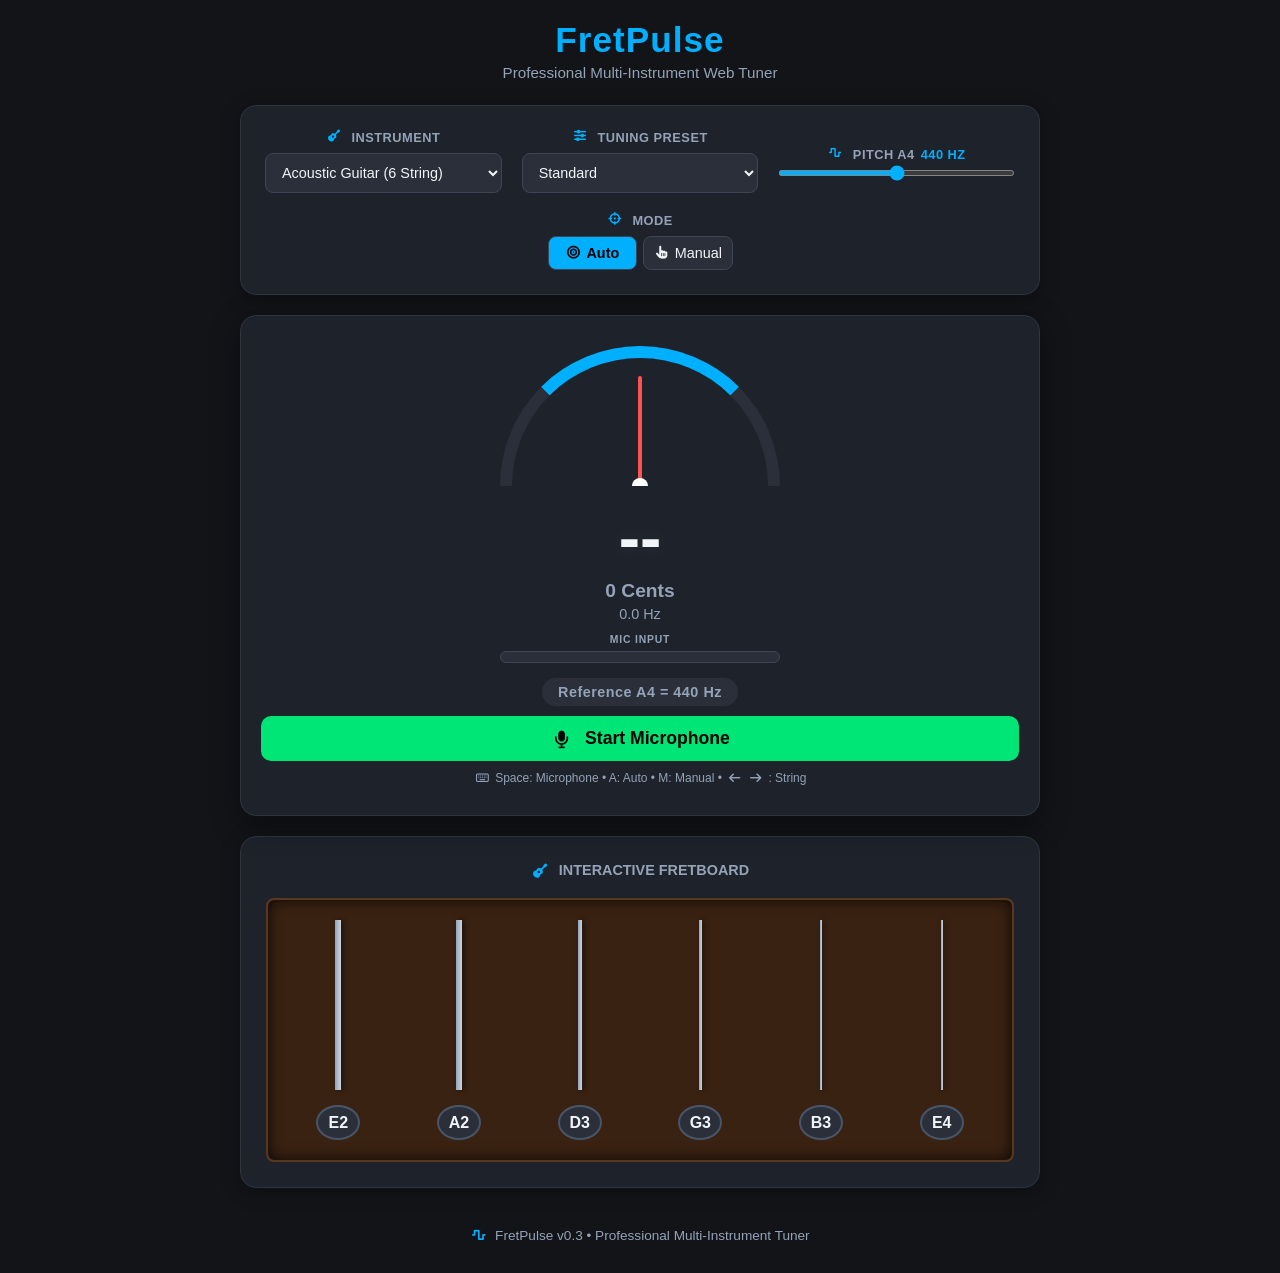
<file: index.html>
<!DOCTYPE html>
<html lang="en">
<head>
    <link rel="icon" type="image/png" href="assets/favicon/favicon-96x96.png" sizes="96x96">
    <link rel="icon" type="image/svg+xml" href="assets/favicon/favicon.svg">
    <link rel="shortcut icon" href="assets/favicon/favicon.ico">
    <link rel="apple-touch-icon" sizes="180x180" href="assets/apple-touch-icon.png">
    <link rel="canonical" href="https://fretpulse.ir">
    <link rel="manifest" href="site.webmanifest">
    <link href="libs/fontawesome/css/all.min.css" rel="stylesheet" type="text/css">
    <link href="libs/sweetalert2/sweetalert2.min.css" rel="stylesheet" type="text/css">
    <link href="style.css" rel="stylesheet" type="text/css">
    <title>FretPulse: Professional Multi-Instrument Tuner</title>
    <meta charset="UTF-8">
    <meta name="viewport" content="width=device-width, initial-scale=1.0">
    <meta name="apple-mobile-web-app-title" content="FretPulse">
    <meta name="description" content="FretPulse is a professional tuner with real-time pitch detection, custom tunings, and adjustable A4 calibration.">
    <meta name="author" content="Sepand Haghighi">
    <meta name="robots" content="index, follow">
    <meta property="og:title" content="FretPulse: Professional Multi-Instrument Tuner">
    <meta property="og:description" content="FretPulse is a professional tuner with real-time pitch detection, custom tunings, and adjustable A4 calibration.">
    <meta property="og:type" content="website">
    <meta property="og:url" content="https://fretpulse.ir">
    <meta property="og:image" content="https://fretpulse.ir/assets/og-preview.png">
    <meta name="twitter:card" content="summary_large_image">
    <meta name="twitter:title" content="FretPulse: Professional Multi-Instrument Tuner">
    <meta name="twitter:description" content="FretPulse is a professional tuner with real-time pitch detection, custom tunings, and adjustable A4 calibration.">
    <meta name="twitter:image" content="https://fretpulse.ir/assets/og-preview.png">
    <meta name="theme-color" content="#ffffff">
</head>
<body>

    <header>
        <h1>FretPulse</h1>
        <p>Professional Multi-Instrument Web Tuner</p>
    </header>

    <div class="container">
        <div class="controls">
            <div class="control-group">
                <label for="instrument-select">
                    <i class="fa-solid fa-guitar" aria-hidden="true"></i>
                    Instrument
                </label>
                <select id="instrument-select">
                    <option value="acoustic">Acoustic Guitar (6 String)</option>
                    <option value="electric">Electric Guitar (6 String)</option>
                    <option value="ukulele">Ukulele (4 String)</option>
                    <option value="bass">Bass Guitar (4 String)</option>
                </select>
            </div>

            <div class="control-group">
                <label for="tuning-select">
                    <i class="fa-solid fa-sliders" aria-hidden="true"></i>
                    Tuning Preset
                </label>
                <select id="tuning-select">
                </select>
            </div>

            <div class="control-group">
                <label for="a4-slider">
                    <i class="fa-solid fa-wave-square" aria-hidden="true"></i>
                    Pitch A4
                    <span id="a4-val-display" class="freq-badge">440 Hz</span>
                </label>
                <div class="calibration-controls">
                    <input type="range" id="a4-slider" min="430" max="450" value="440" step="1">
                </div>
            </div>

            <div class="control-group">
                <label>
                    <i class="fa-solid fa-crosshairs" aria-hidden="true"></i>
                    Mode
                </label>
                <div class="btn-toggle-group">
                    <button id="btn-auto" class="active" type="button">
                        <i class="fa-solid fa-bullseye" aria-hidden="true"></i>
                        Auto
                    </button>
                    <button id="btn-manual" type="button">
                        <i class="fa-solid fa-hand-pointer" aria-hidden="true"></i>
                        Manual
                    </button>
                </div>
            </div>
        </div>

        <div id="custom-editor" class="custom-editor">
        </div>
        <div class="display-card">
            <div class="gauge-container">
                <div class="gauge-arc"></div>
                <div id="needle" class="gauge-needle"></div>
                <div class="gauge-center-dot"></div>
            </div>

            <div id="note-display" class="note-display">--</div>
            <div id="cents-display" class="cents-display">0 Cents</div>
            <div id="freq-display" class="freq-display">0.0 Hz</div>
            <div class="input-level">
                <span class="input-level-label">MIC INPUT</span>
                <div id="mic-level-meter" class="input-level-meter" role="meter" aria-label="Microphone input level" aria-valuemin="0" aria-valuemax="100" aria-valuenow="0">
                    <div id="mic-level-fill" class="input-level-fill"></div>
                </div>
            </div>
            <div id="status-badge" class="status-badge">Reference A4 = 440 Hz</div>

            <button id="mic-btn" class="mic-btn" type="button">
                <i class="fa-solid fa-microphone" aria-hidden="true"></i>
                Start Microphone
            </button>

            <p class="keyboard-hint">
                <i class="fa-regular fa-keyboard" aria-hidden="true"></i>
                Space: Microphone &bull; A: Auto &bull; M: Manual
                &bull; <i class="fa-solid fa-arrow-left" aria-hidden="true"></i>
                <i class="fa-solid fa-arrow-right" aria-hidden="true"></i>
                : String
            </p>

        </div>

        <div class="neck-card">
            <div class="neck-header">
                <span class="neck-title">
                    <i class="fa-solid fa-guitar" aria-hidden="true"></i>
                    INTERACTIVE FRETBOARD
                </span>
                <span id="manual-hint" class="manual-hint">
                    <i class="fa-solid fa-hand-pointer" aria-hidden="true"></i>
                    Click string peg to pluck reference tone
                </span>
            </div>
            <div class="fretboard-wrapper">
                <div id="strings-container" class="strings-container">
                </div>
            </div>
        </div>

    </div>

    <footer>
        <p>
            <i class="fa-solid fa-wave-square" aria-hidden="true"></i>
            FretPulse <span id="app-version"></span>
            &bull; Professional Multi-Instrument Tuner
        </p>
    </footer>
    <script src="libs/sweetalert2/sweetalert2.min.js"></script>
    <script src="script.js"></script>
</body>
</html>
</file>
<file: style.css>
:root {
    --bg-dark: #121418;
    --card-bg: #1e222a;
    --accent-green: #00e676;
    --accent-red: #ff5252;
    --accent-yellow: #ffb300;
    --accent-blue: #00b0ff;
    --text-light: #f1f5f9;
    --text-muted: #94a3b8;
    --fretboard-wood: #3a2212;
    --string-silver: #cbd5e1;
}

* {
    box-sizing: border-box;
    margin: 0;
    padding: 0;
    font-family: -apple-system, BlinkMacSystemFont, 'Segoe UI', Roboto, Oxygen, Ubuntu, Cantarell, sans-serif;
}

body {
    background-color: var(--bg-dark);
    color: var(--text-light);
    display: flex;
    flex-direction: column;
    align-items: center;
    min-height: 100vh;
    padding: 20px;
}

header {
    text-align: center;
    margin-bottom: 24px;
}

header h1 {
    font-size: 2.2rem;
    color: var(--accent-blue);
    letter-spacing: 1px;
}

header p {
    color: var(--text-muted);
    font-size: 0.95rem;
    margin-top: 4px;
}

.container {
    width: 100%;
    max-width: 800px;
    display: flex;
    flex-direction: column;
    gap: 20px;
}

/* Centered & Polished Controls Panel */
.controls {
    background: var(--card-bg);
    padding: 24px;
    border-radius: 16px;
    display: grid;
    grid-template-columns: repeat(auto-fit, minmax(185px, 1fr));
    gap: 20px;
    justify-content: center;
    align-items: center;
    box-shadow: 0 4px 20px rgba(0,0,0,0.3);
    border: 1px solid #2e3440;
}

.control-group {
    display: flex;
    flex-direction: column;
    gap: 8px;
    width: 100%;
    align-items: center;
    text-align: center;
}

.control-group label {
    font-size: 0.8rem;
    color: var(--text-muted);
    text-transform: uppercase;
    letter-spacing: 0.5px;
    font-weight: 600;
    display: flex;
    justify-content: center;
    gap: 6px;
    width: 100%;
}

/* Fix for long text display inside selects on desktop */
select {
    background: #2a2f3a;
    color: var(--text-light);
    border: 1px solid #3d4454;
    padding: 10px 12px;
    border-radius: 8px;
    font-size: 0.9rem;
    cursor: pointer;
    outline: none;
    width: 100%;
    text-align: left;
    text-align-last: left;
    text-overflow: ellipsis;
    white-space: nowrap;
    overflow: hidden;
    transition: all 0.2s ease;
}

button, input[type="range"] {
    background: #2a2f3a;
    color: var(--text-light);
    border: 1px solid #3d4454;
    padding: 10px 14px;
    border-radius: 8px;
    font-size: 0.95rem;
    cursor: pointer;
    outline: none;
    width: 100%;
    transition: all 0.2s ease;
}

select:hover, button:hover {
    border-color: var(--accent-blue);
}

button.active {
    background: var(--accent-blue);
    color: #000;
    font-weight: bold;
}

.btn-toggle-group {
    display: flex;
    gap: 6px;
    width: 100%;
}

.btn-toggle-group button {
    flex: 1;
    padding: 8px;
    font-size: 0.9rem;
    min-width: 0;
    white-space: nowrap;
    display: flex;
    align-items: center;
    justify-content: center;
    gap: 5px;
}

.control-group:has(#btn-auto) {
    grid-column: 1 / -1;
    align-items: center;
    text-align: center;
}

.control-group:has(#btn-auto) .btn-toggle-group {
    width: min(185px, 100%);
    justify-content: center;
}

.control-group:has(#btn-auto) .btn-toggle-group button {
    text-align: center;
}

/* Calibration Controls */
.calibration-controls {
    display: flex;
    align-items: center;
    justify-content: center;
    width: 100%;
}

.calibration-controls input[type="range"] {
    padding: 0;
    height: 6px;
    accent-color: var(--accent-blue);
}

.freq-badge {
    font-weight: bold;
    color: var(--accent-blue);
}

/* Main Gauge */
.display-card {
    background: var(--card-bg);
    padding: 30px 20px;
    border-radius: 16px;
    text-align: center;
    display: flex;
    flex-direction: column;
    align-items: center;
    position: relative;
    box-shadow: 0 8px 30px rgba(0,0,0,0.4);
    border: 1px solid #2e3440;
}

.gauge-container {
    width: 280px;
    height: 140px;
    position: relative;
    overflow: hidden;
    margin-bottom: 10px;
}

.gauge-arc {
    width: 280px;
    height: 280px;
    border-radius: 50%;
    border: 12px solid #2a2f3a;
    border-top-color: var(--accent-blue);
    position: absolute;
    top: 0;
    left: 0;
    box-sizing: border-box;
}

.gauge-needle {
    width: 4px;
    height: 110px;
    background: var(--accent-red);
    position: absolute;
    bottom: 0;
    left: calc(50% - 2px);
    transform-origin: bottom center;
    transform: rotate(0deg);
    transition: transform 0.1s ease-out, background-color 0.2s;
    border-radius: 2px;
}

.gauge-center-dot {
    width: 16px;
    height: 16px;
    background: #fff;
    border-radius: 50%;
    position: absolute;
    bottom: -8px;
    left: calc(50% - 8px);
}

.note-display {
    font-size: 4rem;
    font-weight: 800;
    margin: 5px 0;
    color: var(--text-light);
    text-shadow: 0 0 20px rgba(255,255,255,0.1);
}

.cents-display {
    font-size: 1.2rem;
    font-weight: 600;
    color: var(--text-muted);
}

.freq-display {
    font-size: 0.9rem;
    color: var(--text-muted);
    margin-top: 4px;
}


.input-level {
    display: flex;
    flex-direction: column;
    align-items: center;
    gap: 6px;
    width: min(280px, 100%);
    margin-top: 12px;
}

.input-level-label {
    color: var(--text-muted);
    font-size: 0.65rem;
    font-weight: 600;
    letter-spacing: 0.08em;
}

.input-level-meter {
    width: 100%;
    height: 0.75em;
    overflow: hidden;
    border-radius: 999px;
    background: #2a2f3a;
    border: 1px solid #3d4454;
}

.input-level-fill {
    width: 0%;
    height: 100%;
    border-radius: inherit;
    background: linear-gradient(
        90deg,
        var(--accent-blue),
        var(--accent-green)
    );
    transition: width 80ms linear;
    will-change: width;
}

@media (prefers-reduced-motion: reduce) {
    .input-level-fill {
        transition: none;
    }
}

.status-badge {
    margin-top: 15px;
    padding: 6px 16px;
    border-radius: 20px;
    font-size: 0.9rem;
    font-weight: bold;
    background: #2a2f3a;
    color: var(--text-muted);
    letter-spacing: 0.5px;
    transition: all 0.2s ease;
}

.status-badge.in-tune {
    background: rgba(0, 230, 118, 0.2);
    color: var(--accent-green);
    border: 1px solid var(--accent-green);
}

/* Neck Visualizer */
.neck-card {
    background: var(--card-bg);
    padding: 25px;
    border-radius: 16px;
    box-shadow: 0 4px 20px rgba(0,0,0,0.3);
    border: 1px solid #2e3440;
}

.neck-header {
    display: flex;
    justify-content: center;
    align-items: center;
    margin-bottom: 20px;
    position: relative;
    flex-direction: column;
}

.neck-title {
    font-weight: bold;
    color: var(--text-muted);
    font-size: 0.9rem;
}

.manual-hint {
    font-size: 0.8rem;
    color: var(--accent-blue);
    display: none;
    position: relative;
    right: 0;
    margin-top: 0.7rem;
}

.fretboard-wrapper {
    background: var(--fretboard-wood);
    border-radius: 8px;
    padding: 20px 10px;
    border: 2px solid #5a3820;
    box-shadow: inset 0 0 15px rgba(0,0,0,0.8);
    position: relative;
}

.strings-container {
    display: flex;
    justify-content: space-around;
    align-items: center;
    height: 220px;
    position: relative;
}

.string-wrapper {
    display: flex;
    flex-direction: column;
    align-items: center;
    height: 100%;
    position: relative;
    cursor: pointer;
    z-index: 2;
    flex: 1;
}

.string-line {
    width: 3px;
    height: 100%;
    background: linear-gradient(90deg, #94a3b8, #cbd5e1);
    box-shadow: 2px 0 5px rgba(0,0,0,0.5);
    transition: all 0.2s ease;
}

.string-wrapper.active .string-line {
    background: var(--accent-blue);
    box-shadow: 0 0 12px var(--accent-blue);
    width: 5px;
}

.string-peg {
    width: 44px;
    height: 44px;
    border-radius: 50%;
    background: #2a2f3a;
    border: 2px solid #475569;
    display: flex;
    align-items: center;
    justify-content: center;
    font-weight: bold;
    font-size: 1rem;
    margin-top: 15px;
    color: var(--text-light);
    transition: all 0.2s ease;
}

.string-wrapper.active .string-peg {
    background: var(--accent-blue);
    color: #000;
    border-color: #fff;
    transform: scale(1.15);
}

/* Custom Tuner Section */
.custom-editor {
    display: none;
    grid-template-columns: repeat(auto-fit, minmax(80px, 1fr));
    gap: 10px;
    margin-top: 15px;
    background: #181b20;
    padding: 15px;
    border-radius: 12px;
    border: 1px solid #2e3440;
}

.custom-editor.visible {
    display: grid;
}

.custom-string-select {
    display: flex;
    flex-direction: column;
    align-items: center;
    gap: 4px;
}

.custom-string-select label {
    font-size: 0.75rem;
    color: var(--text-muted);
}

.custom-string-select select {
    width: 100%;
    padding: 6px;
    font-size: 0.85rem;
}

.mic-btn {
    background: var(--accent-green);
    color: #000;
    font-weight: bold;
    padding: 12px 24px;
    font-size: 1.1rem;
    margin-top: 10px;
    border: none;
    border-radius: 10px;
}

.mic-btn:hover {
    opacity: 0.9;
}

.mic-btn.listening {
    background: var(--accent-red);
    color: #fff;
}

.keyboard-hint {
    margin-top: 10px;
    color: var(--text-muted);
    font-size: 0.75rem;
}

footer {
    margin-top: 30px;
    padding: 10px;
    color: var(--text-muted);
    font-size: 0.85rem;
    text-align: center;
}

header h1 i {
    font-size: 0.82em;
    margin-right: 5px;
}

.control-group label i {
    color: var(--accent-blue);
    margin-right: 4px;
    font-size: 0.95em;
}

.btn-toggle-group button i {
    font-size: 0.9em;
    margin-right: 0;
    flex-shrink: 0;
}

.mic-btn i {
    margin-right: 8px;
}

.keyboard-hint i {
    font-size: 0.95em;
    margin: 0 2px;
}

.neck-title i {
    color: var(--accent-blue);
    margin-right: 6px;
}

.manual-hint i {
    margin-right: 5px;
}

footer i {
    color: var(--accent-blue);
    margin-right: 4px;
}

button i,
label i,
.neck-title i,
.manual-hint i {
    vertical-align: middle;
}

button:focus-visible,
select:focus-visible,
input:focus-visible {
    outline: 2px solid var(--accent-blue);
    outline-offset: 3px;
}

.swal2-popup {
    background: var(--card-bg) !important;
    color: var(--text-light) !important;
    border: 1px solid #2e3440 !important;
    border-radius: 16px !important;
    box-shadow: 0 8px 30px rgba(0,0,0,0.4) !important;
}

.swal2-title {
    color: var(--text-light) !important;
}

.swal2-html-container {
    color: var(--text-muted) !important;
}

.swal2-styled.swal2-confirm {
    background-color: var(--accent-blue) !important;
    color: #000 !important;
    font-weight: bold !important;
    border-radius: 8px !important;
    border: none !important;
    box-shadow: none !important;
}
</file>
